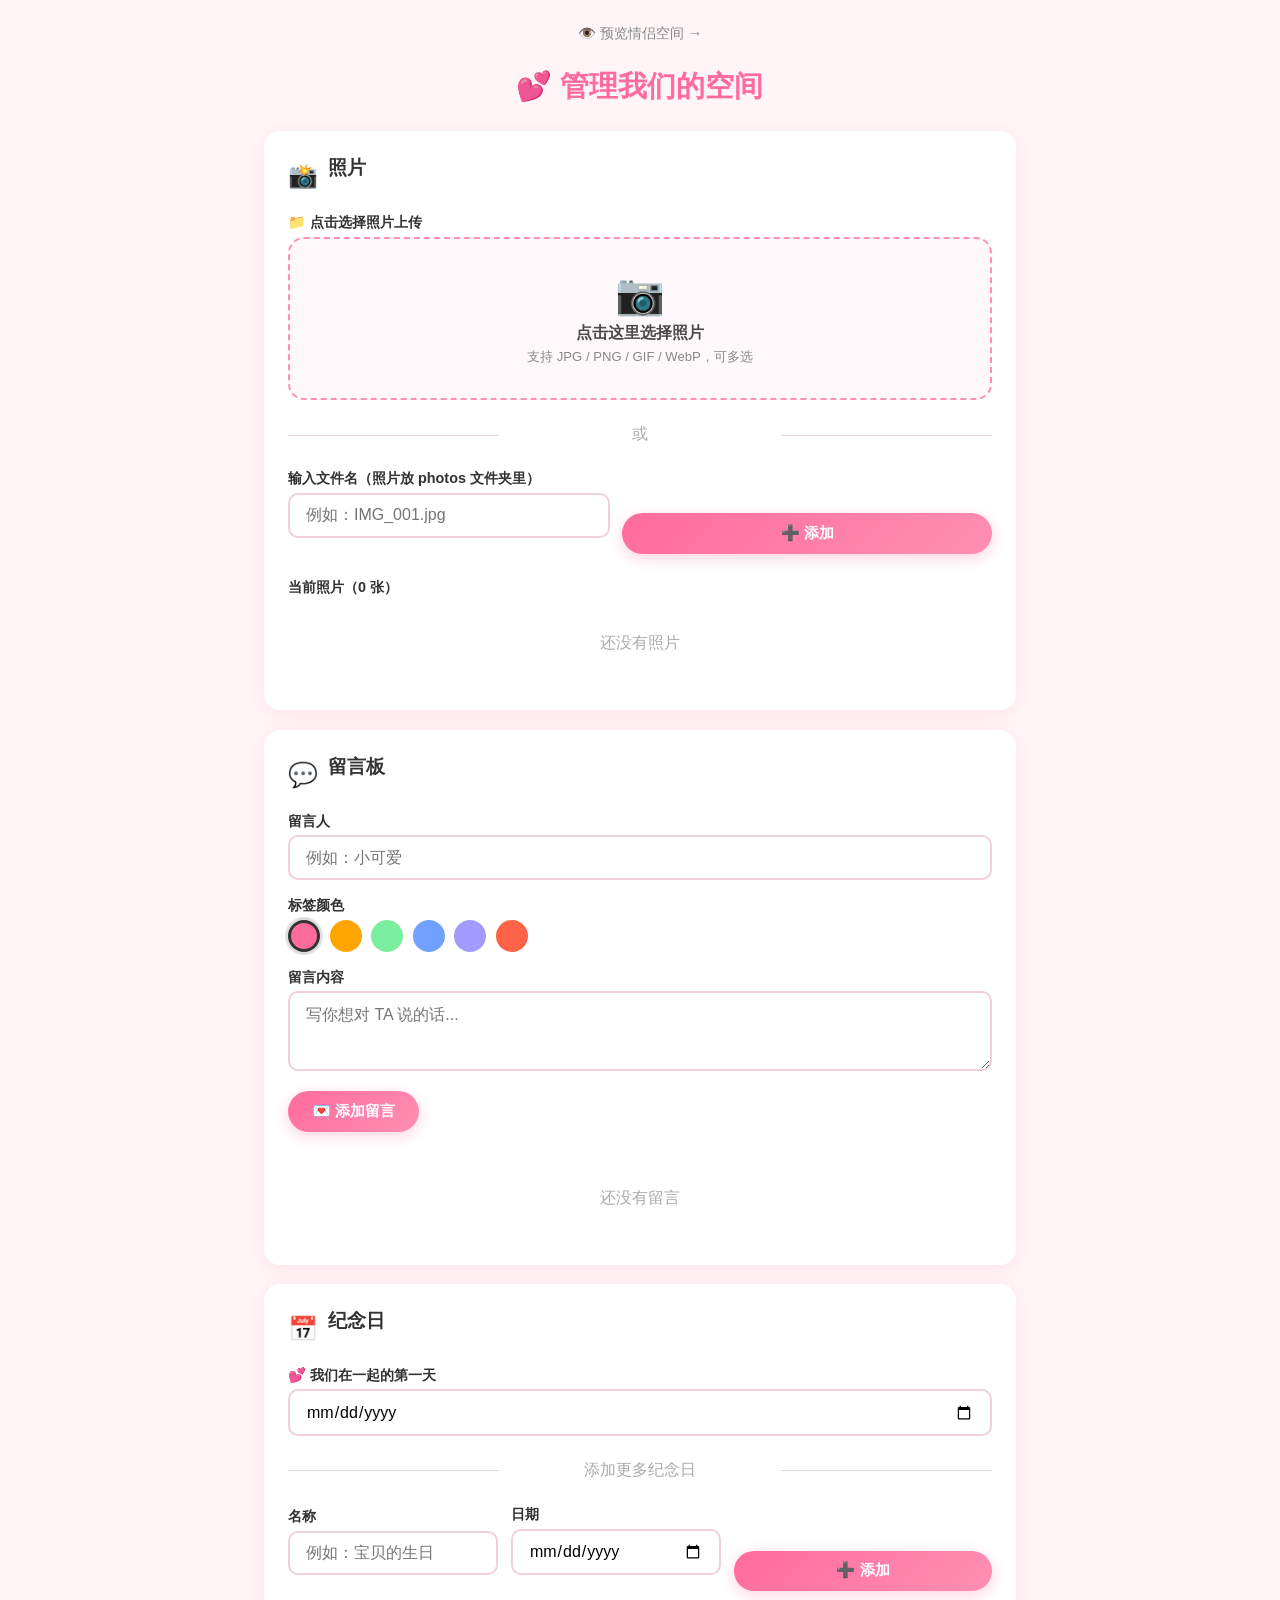
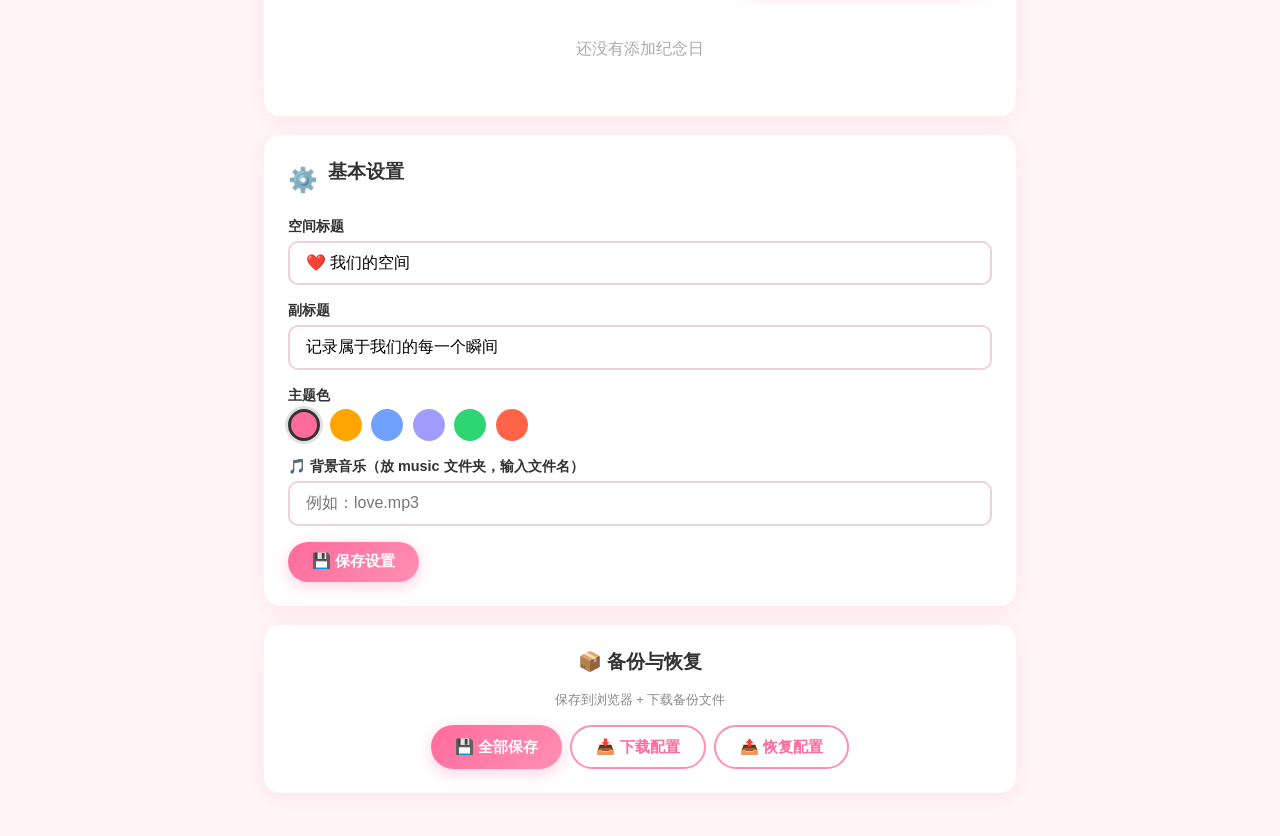
<file: admin.html>
<!DOCTYPE html>
<html lang="zh-CN">
<head>
  <meta charset="UTF-8">
  <meta name="viewport" content="width=device-width, initial-scale=1.0">
  <title>⚙️ 空间管理</title>
  <style>
    /* ===== 基础 ===== */
    :root { --pink: #ff6b9d; --pink-light: #ff8fb3; --bg: #fff5f7; --card: #ffffff; --text: #4a4a4a; --shadow: 0 4px 20px rgba(255,107,157,0.12); --radius: 16px; }
    *, *::before, *::after { margin:0; padding:0; box-sizing:border-box; }
    body { font-family: 'Segoe UI', 'PingFang SC', 'Microsoft YaHei', sans-serif; background: var(--bg); color: var(--text); min-height: 100vh; }
    .container { max-width: 800px; margin: 0 auto; padding: 1.5rem; }
    h1 { text-align: center; color: var(--pink); margin: 1.5rem 0; font-size: 1.8rem; }
    h2 { color: #333; margin-bottom: 1rem; font-size: 1.2rem; }
    .card { background: var(--card); border-radius: var(--radius); padding: 1.5rem; margin-bottom: 1.2rem; box-shadow: var(--shadow); }
    .card-header { display: flex; align-items: center; gap: 0.6rem; margin-bottom: 1rem; }
    .card-header .icon { font-size: 1.5rem; }
    label { display: block; font-weight: 600; margin-bottom: 0.3rem; color: #333; font-size: 0.9rem; }
    input, textarea { width: 100%; padding: 0.7rem 1rem; border: 2px solid #f0d0d8; border-radius: 10px; font-size: 1rem; font-family: inherit; outline: none; transition: border 0.2s; }
    input:focus, textarea:focus { border-color: var(--pink); }
    textarea { min-height: 80px; resize: vertical; }
    button { border: none; border-radius: 50px; padding: 0.6rem 1.5rem; font-size: 0.95rem; font-weight: 600; cursor: pointer; transition: all 0.2s; font-family: inherit; }
    .btn-pink { background: linear-gradient(135deg, #ff6b9d, #ff8fb3); color: white; box-shadow: 0 4px 15px rgba(255,107,157,0.3); }
    .btn-pink:hover { transform: translateY(-2px); box-shadow: 0 6px 20px rgba(255,107,157,0.4); }
    .btn-outline { background: white; color: var(--pink); border: 2px solid var(--pink-light); }
    .btn-outline:hover { background: var(--pink); color: white; }
    .btn-danger { background: #ff4757; color: white; }
    .btn-danger:hover { background: #e84118; }
    .btn-sm { padding: 0.35rem 0.9rem; font-size: 0.8rem; }
    .form-row { display: flex; gap: 0.8rem; align-items: end; flex-wrap: wrap; }
    .form-row > * { flex: 1; min-width: 120px; }
    .form-group { margin-bottom: 1rem; }
    .divider { text-align: center; color: #aaa; margin: 1.5rem 0; position: relative; }
    .divider::before, .divider::after { content: ''; position: absolute; top: 50%; width: 30%; height: 1px; background: #f0d0d8; }
    .divider::before { left: 0; } .divider::after { right: 0; }
    .photo-grid { display: grid; grid-template-columns: repeat(auto-fill, minmax(130px, 1fr)); gap: 0.8rem; }
    .photo-thumb { aspect-ratio: 4/5; border-radius: 10px; overflow: hidden; position: relative; box-shadow: 0 2px 10px rgba(0,0,0,0.08); }
    .photo-thumb img { width: 100%; height: 100%; object-fit: cover; }
    .photo-thumb .del { position: absolute; top: 4px; right: 4px; width: 24px; height: 24px; border-radius: 50%; background: rgba(255,71,87,0.9); color: white; border: none; cursor: pointer; font-size: 0.8rem; display: flex; align-items: center; justify-content: center; }
    .msg-item, .ann-item { display: flex; justify-content: space-between; align-items: center; gap: 1rem; padding: 0.8rem 1rem; background: #fff8fa; border-radius: 10px; margin-bottom: 0.5rem; }
    .msg-item .dot { width: 10px; height: 10px; border-radius: 50%; flex-shrink: 0; }
    .empty { text-align: center; color: #aaa; padding: 2rem; }
    .hint { color: #888; font-size: 0.82rem; margin-top: 0.3rem; }
    .nav-top { text-align: center; margin-bottom: 0.5rem; }
    .nav-top a { color: #888; text-decoration: none; font-size: 0.9rem; }
    .nav-top a:hover { color: var(--pink); }
    .upload-zone { border: 2px dashed var(--pink-light); border-radius: var(--radius); padding: 2rem; text-align: center; cursor: pointer; background: #fff8fa; transition: all 0.2s; }
    .upload-zone:hover { border-color: var(--pink); background: #ffe0eb; }
    .upload-zone .big-icon { font-size: 2.5rem; display: block; margin-bottom: 0.3rem; }
    .color-options { display: flex; gap: 0.6rem; flex-wrap: wrap; }
    .color-dot { width: 32px; height: 32px; border-radius: 50%; cursor: pointer; border: 3px solid transparent; transition: all 0.2s; }
    .color-dot:hover { transform: scale(1.15); }
    .color-dot.selected { border-color: #333; box-shadow: 0 0 0 3px rgba(0,0,0,0.12); }
    .toast { position: fixed; bottom: 30px; left: 50%; transform: translateX(-50%); background: #333; color: white; padding: 0.7rem 1.5rem; border-radius: 50px; font-size: 0.9rem; z-index: 2000; opacity: 0; transition: opacity 0.3s; pointer-events: none; }
    .toast.show { opacity: 1; }
    .btn-row { display: flex; gap: 0.5rem; flex-wrap: wrap; }
    @media (max-width: 600px) { .container { padding: 1rem; } }
  </style>
</head>
<body>

<div class="container">

  <div class="nav-top"><a href="index.html">👁️ 预览情侣空间 →</a></div>
  <h1>💕 管理我们的空间</h1>
  <div class="toast" id="toast"></div>

  <!-- ===== 照片 ===== -->
  <div class="card">
    <div class="card-header"><span class="icon">📸</span><h2>照片</h2></div>

    <label>📁 点击选择照片上传</label>
    <div class="upload-zone" id="uploadZone">
      <span class="big-icon">📷</span>
      <strong>点击这里选择照片</strong>
      <div class="hint">支持 JPG / PNG / GIF / WebP，可多选</div>
    </div>
    <input type="file" id="photoFileInput" accept="image/*" multiple style="display:none;">

    <div class="divider">或</div>

    <div class="form-row">
      <div class="form-group">
        <label>输入文件名（照片放 photos 文件夹里）</label>
        <input type="text" id="manualPhotoName" placeholder="例如：IMG_001.jpg">
      </div>
      <button class="btn-pink" onclick="addPhotoManually()" style="height:fit-content;">➕ 添加</button>
    </div>

    <div style="margin-top:1.5rem;">
      <label>当前照片（<span id="photoCount">0</span> 张）</label>
      <div class="photo-grid" id="photoAdminList">
        <div class="empty">还没有照片</div>
      </div>
    </div>
  </div>

  <!-- ===== 留言 ===== -->
  <div class="card">
    <div class="card-header"><span class="icon">💬</span><h2>留言板</h2></div>

    <div class="form-group">
      <label>留言人</label>
      <input type="text" id="msgAuthor" placeholder="例如：小可爱">
    </div>

    <div class="form-group">
      <label>标签颜色</label>
      <div class="color-options" id="msgColorOptions">
        <span class="color-dot selected" style="background:#ff6b9d;" data-color="#ff6b9d"></span>
        <span class="color-dot" style="background:#ffa502;" data-color="#ffa502"></span>
        <span class="color-dot" style="background:#7bed9f;" data-color="#7bed9f"></span>
        <span class="color-dot" style="background:#70a1ff;" data-color="#70a1ff"></span>
        <span class="color-dot" style="background:#a29bfe;" data-color="#a29bfe"></span>
        <span class="color-dot" style="background:#ff6348;" data-color="#ff6348"></span>
      </div>
      <input type="hidden" id="msgColor" value="#ff6b9d">
    </div>

    <div class="form-group">
      <label>留言内容</label>
      <textarea id="msgText" placeholder="写你想对 TA 说的话..."></textarea>
    </div>

    <button class="btn-pink" onclick="addMessage()">💌 添加留言</button>

    <div style="margin-top:1.5rem;" id="messageAdminList">
      <div class="empty">还没有留言</div>
    </div>
  </div>

  <!-- ===== 纪念日 ===== -->
  <div class="card">
    <div class="card-header"><span class="icon">📅</span><h2>纪念日</h2></div>

    <div class="form-group">
      <label>💕 我们在一起的第一天</label>
      <input type="date" id="startDate">
    </div>

    <div class="divider">添加更多纪念日</div>

    <div class="form-row">
      <div class="form-group">
        <label>名称</label>
        <input type="text" id="anniversaryName" placeholder="例如：宝贝的生日">
      </div>
      <div class="form-group">
        <label>日期</label>
        <input type="date" id="anniversaryDate">
      </div>
      <button class="btn-pink" onclick="addAnniversary()" style="height:fit-content;">➕ 添加</button>
    </div>

    <div style="margin-top:1rem;" id="anniversaryAdminList">
      <div class="empty">还没有添加纪念日</div>
    </div>
  </div>

  <!-- ===== 设置 ===== -->
  <div class="card">
    <div class="card-header"><span class="icon">⚙️</span><h2>基本设置</h2></div>

    <div class="form-group">
      <label>空间标题</label>
      <input type="text" id="settingTitle" placeholder="❤️ 我们的空间">
    </div>

    <div class="form-group">
      <label>副标题</label>
      <input type="text" id="settingSubtitle" placeholder="记录属于我们的每一个瞬间">
    </div>

    <div class="form-group">
      <label>主题色</label>
      <div class="color-options" id="themeColorOptions">
        <span class="color-dot selected" style="background:#ff6b9d;" data-color="#ff6b9d"></span>
        <span class="color-dot" style="background:#ffa502;" data-color="#ffa502"></span>
        <span class="color-dot" style="background:#70a1ff;" data-color="#70a1ff"></span>
        <span class="color-dot" style="background:#a29bfe;" data-color="#a29bfe"></span>
        <span class="color-dot" style="background:#2ed573;" data-color="#2ed573"></span>
        <span class="color-dot" style="background:#ff6348;" data-color="#ff6348"></span>
      </div>
      <input type="hidden" id="settingThemeColor" value="#ff6b9d">
    </div>

    <div class="form-group">
      <label>🎵 背景音乐（放 music 文件夹，输入文件名）</label>
      <input type="text" id="settingMusic" placeholder="例如：love.mp3">
    </div>

    <button class="btn-pink" onclick="saveSettings()">💾 保存设置</button>
  </div>

  <!-- 导出 -->
  <div class="card" style="text-align:center;">
    <h2>📦 备份与恢复</h2>
    <div class="hint" style="margin-bottom:1rem;">保存到浏览器 + 下载备份文件</div>
    <div class="btn-row" style="justify-content:center;">
      <button class="btn-pink" onclick="saveAll()">💾 全部保存</button>
      <button class="btn-outline" onclick="exportConfig()">📥 下载配置</button>
      <button class="btn-outline" onclick="importConfigPrompt()">📤 恢复配置</button>
      <input type="file" id="importFileInput" accept=".json" style="display:none;" onchange="importConfig(event)">
    </div>
  </div>

</div>

<script>
// ===== 配置 =====
const DEFAULT_CONFIG = {
  title: '❤️ 我们的空间', subtitle: '记录属于我们的每一个瞬间',
  themeColor: '#ff6b9d', musicFile: '', startDate: '',
  photos: [], messages: [], anniversaries: []
};
let config = {};

function loadConfig() {
  try { config = Object.assign({}, DEFAULT_CONFIG, JSON.parse(localStorage.getItem('couples-space-config') || '{}')); }
  catch(e) { config = Object.assign({}, DEFAULT_CONFIG); }
  config.photos = config.photos || []; config.messages = config.messages || []; config.anniversaries = config.anniversaries || [];
}
function saveConfig() { localStorage.setItem('couples-space-config', JSON.stringify(config)); }

function init() {
  loadConfig();
  renderAll();

  // 上传区域
  const zone = document.getElementById('uploadZone');
  const input = document.getElementById('photoFileInput');
  zone.addEventListener('click', () => input.click());
  zone.addEventListener('dragover', e => { e.preventDefault(); zone.style.borderColor='var(--pink)'; });
  zone.addEventListener('dragleave', () => { zone.style.borderColor=''; });
  zone.addEventListener('drop', e => { e.preventDefault(); zone.style.borderColor=''; handleFiles(e.dataTransfer.files); });
  input.addEventListener('change', () => { handleFiles(input.files); input.value = ''; });

  // 颜色选择
  document.querySelectorAll('#msgColorOptions .color-dot').forEach(d => {
    d.addEventListener('click', () => {
      document.querySelectorAll('#msgColorOptions .color-dot').forEach(x => x.classList.remove('selected'));
      d.classList.add('selected');
      document.getElementById('msgColor').value = d.dataset.color;
    });
  });
  document.querySelectorAll('#themeColorOptions .color-dot').forEach(d => {
    d.addEventListener('click', () => {
      document.querySelectorAll('#themeColorOptions .color-dot').forEach(x => x.classList.remove('selected'));
      d.classList.add('selected');
      document.getElementById('settingThemeColor').value = d.dataset.color;
    });
  });
}

function renderAll() {
  // 照片
  const plist = document.getElementById('photoAdminList');
  document.getElementById('photoCount').textContent = config.photos.length;
  if (config.photos.length === 0) { plist.innerHTML = '<div class="empty" style="grid-column:1/-1;">还没有照片</div>'; }
  else {
    plist.innerHTML = config.photos.map((p,i) => {
      const src = p.startsWith('data:') ? p : 'photos/' + p;
      return `<div class="photo-thumb"><img src="${escAttr(src)}" loading="lazy" onerror="this.style.display='none'"><button class="del" onclick="removePhoto(${i})">✕</button></div>`;
    }).join('');
  }
  // 留言
  const mlist = document.getElementById('messageAdminList');
  if (config.messages.length === 0) { mlist.innerHTML = '<div class="empty">还没有留言</div>'; }
  else {
    mlist.innerHTML = config.messages.map((m,i) => `<div class="msg-item"><div style="display:flex;align-items:center;gap:0.5rem;"><span class="dot" style="background:${escHtml(m.color||'#ff6b9d')};"></span><strong>${escHtml(m.author||'匿名')}</strong><span style="color:#aaa;font-size:0.8rem;">${escHtml(m.date||'')}</span></div><div style="flex:1;min-width:0;">${escHtml(m.text||'')}</div><button class="btn-danger btn-sm" onclick="removeMessage(${i})">删除</button></div>`).join('');
  }
  // 纪念日
  const alist = document.getElementById('anniversaryAdminList');
  if (config.anniversaries.length === 0) { alist.innerHTML = '<div class="empty">还没有添加纪念日</div>'; }
  else {
    alist.innerHTML = config.anniversaries.map((a,i) => `<div class="ann-item"><span><strong>${escHtml(a.name)}</strong> — ${escHtml(a.date)}</span><button class="btn-danger btn-sm" onclick="removeAnniversary(${i})">删除</button></div>`).join('');
  }
  // 设置
  document.getElementById('settingTitle').value = config.title || '';
  document.getElementById('settingSubtitle').value = config.subtitle || '';
  document.getElementById('settingThemeColor').value = config.themeColor || '#ff6b9d';
  document.getElementById('settingMusic').value = config.musicFile || '';
  document.getElementById('startDate').value = config.startDate || '';
  document.querySelectorAll('#themeColorOptions .color-dot').forEach(d => {
    d.classList.toggle('selected', d.dataset.color === config.themeColor);
  });
}

// 照片
function addPhotoManually() {
  const name = document.getElementById('manualPhotoName').value.trim();
  if (!name) return toast('请输入文件名');
  if (config.photos.includes(name)) return toast('已在列表中');
  config.photos.push(name); saveConfig(); renderAll();
  document.getElementById('manualPhotoName').value = '';
  toast('✅ 已添加');
}

function handleFiles(files) {
  if (!files || files.length === 0) return;
  let added = 0;
  const tasks = Array.from(files).filter(f => f.type.match(/^image\//)).map(f => new Promise(resolve => {
    const r = new FileReader();
    r.onload = e => {
      if (!config.photos.includes(e.target.result)) { config.photos.push(e.target.result); added++; }
      resolve();
    };
    r.readAsDataURL(f);
  }));
  Promise.all(tasks).then(() => {
    saveConfig(); renderAll();
    toast(added > 0 ? `✅ 成功添加 ${added} 张` : '⚠️ 没有新照片');
  });
}

function removePhoto(i) {
  if (!confirm('删除这张照片？')) return;
  config.photos.splice(i,1); saveConfig(); renderAll(); toast('已删除');
}

// 留言
function addMessage() {
  const author = document.getElementById('msgAuthor').value.trim();
  const color = document.getElementById('msgColor').value;
  const text = document.getElementById('msgText').value.trim();
  if (!author) return toast('请输入留言人');
  if (!text) return toast('请输入留言内容');
  const now = new Date();
  const dateStr = `${now.getFullYear()}-${pad(now.getMonth()+1)}-${pad(now.getDate())} ${pad(now.getHours())}:${pad(now.getMinutes())}`;
  config.messages.push({author,color,text,date:dateStr});
  saveConfig(); renderAll();
  document.getElementById('msgAuthor').value = ''; document.getElementById('msgText').value = '';
  toast('💌 留言已添加');
}
function removeMessage(i) { if (confirm('删除这条留言？')) { config.messages.splice(i,1); saveConfig(); renderAll(); toast('已删除'); }}

// 纪念日
function addAnniversary() {
  const name = document.getElementById('anniversaryName').value.trim();
  const date = document.getElementById('anniversaryDate').value;
  if (!name) return toast('请输入名称');
  if (!date) return toast('请选择日期');
  config.anniversaries.push({name,date});
  config.anniversaries.sort((a,b) => { const y=new Date().getFullYear(); return new Date(y,new Date(a.date).getMonth(),new Date(a.date).getDate()) - new Date(y,new Date(b.date).getMonth(),new Date(b.date).getDate()); });
  saveConfig(); renderAll();
  document.getElementById('anniversaryName').value = ''; document.getElementById('anniversaryDate').value = '';
  toast('📅 已添加');
}
function removeAnniversary(i) { if (confirm('删除这个纪念日？')) { config.anniversaries.splice(i,1); saveConfig(); renderAll(); toast('已删除'); }}

// 设置
function saveSettings() {
  config.title = document.getElementById('settingTitle').value.trim() || config.title;
  config.subtitle = document.getElementById('settingSubtitle').value.trim() || config.subtitle;
  config.themeColor = document.getElementById('settingThemeColor').value;
  config.musicFile = document.getElementById('settingMusic').value.trim();
  config.startDate = document.getElementById('startDate').value;
  saveConfig(); toast('✅ 设置已保存');
}

// 导出导入
function saveAll() { saveSettings(); saveConfig(); toast('✅ 全部已保存'); }
function exportConfig() { saveAll(); const b=new Blob([JSON.stringify(config,null,2)],{type:'application/json'}); const a=document.createElement('a'); a.href=URL.createObjectURL(b); a.download='couples-space-config.json'; a.click(); }
function importConfigPrompt() { document.getElementById('importFileInput').click(); }
function importConfig(e) {
  const f = e.target.files[0]; if (!f) return;
  const r = new FileReader();
  r.onload = ev => { try { config = Object.assign({}, DEFAULT_CONFIG, JSON.parse(ev.target.result)); config.photos=config.photos||[]; config.messages=config.messages||[]; config.anniversaries=config.anniversaries||[]; saveConfig(); renderAll(); toast('✅ 已恢复'); } catch(_) { toast('❌ 文件格式不对'); }};
  r.readAsText(f); e.target.value = '';
}

// 工具
function toast(m) { const t=document.getElementById('toast'); t.textContent=m; t.classList.add('show'); clearTimeout(t._t); t._t=setTimeout(()=>t.classList.remove('show'),2500); }
function pad(n) { return String(n).padStart(2,'0'); }
function escHtml(s) { const d=document.createElement('div'); d.textContent=s||''; return d.innerHTML; }
function escAttr(s) { if(!s) return ''; return s.replace(/&/g,'&amp;').replace(/"/g,'&quot;').replace(/'/g,'&#39;').replace(/</g,'&lt;').replace(/>/g,'&gt;'); }

document.addEventListener('DOMContentLoaded', init);
</script>
</body>
</html>
</file>
